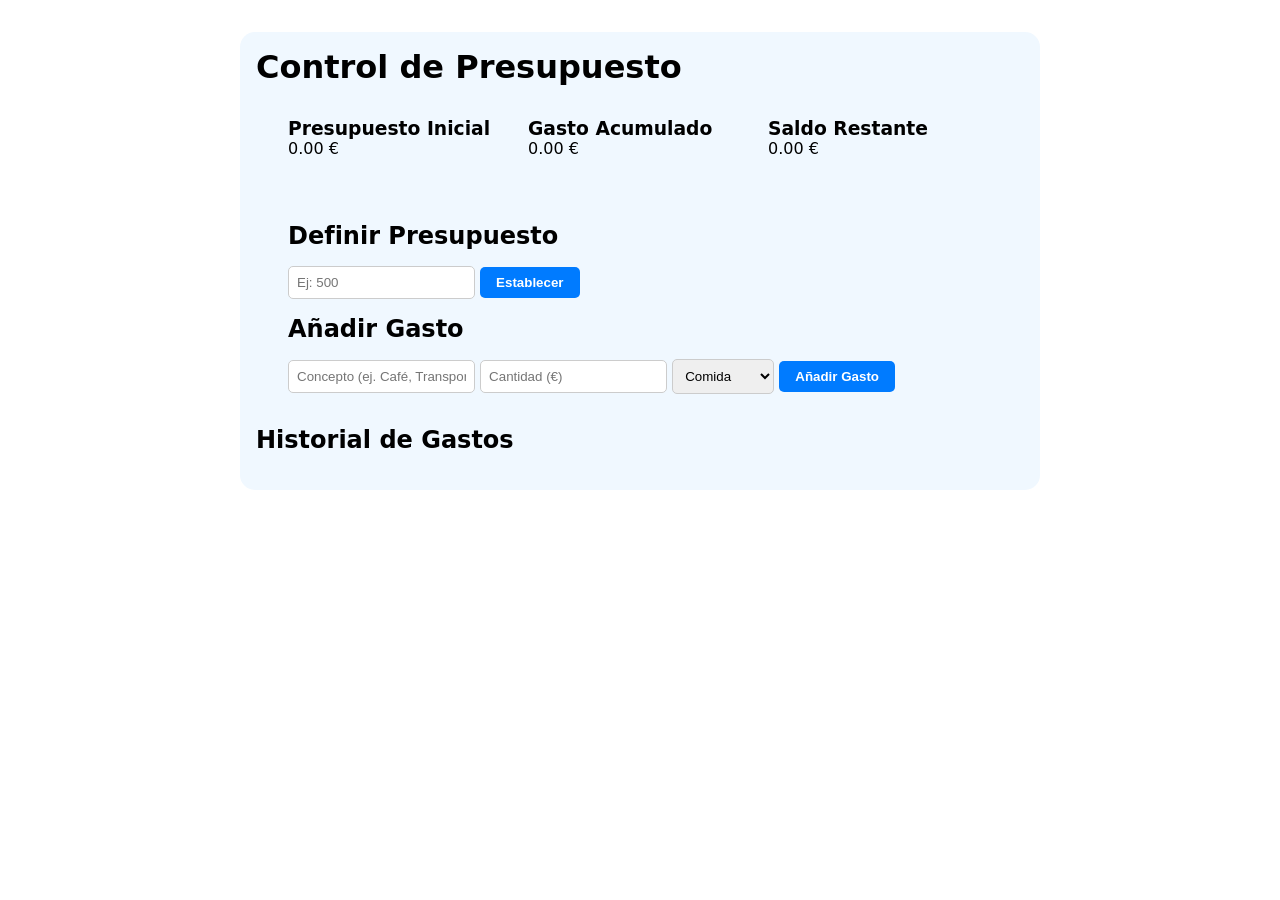
<file: 01-gestor-gastos/index.html>
<!DOCTYPE html>
<html lang="es">
<head>
    <meta charset="UTF-8">
    <meta name="viewport" content="width=device-width, initial-scale=1.0">
    <title>Gestor de Gastos</title>
    <link rel="stylesheet" href="style.css">
</head>
<body>
    <main class="contenedor">
        <h1>Control de Presupuesto</h1>
        
        <section class="panel-resumen">
            <div class="tarjeta">
                <h3>Presupuesto Inicial</h3>
                <p id="presupuesto-total">0.00 €</p>
            </div>
            <div class="tarjeta">
                <h3>Gasto Acumulado</h3>
                <p id="gasto-total">0.00 €</p>
            </div>
            <div class="tarjeta">
                <h3>Saldo Restante</h3>
                <p id="saldo-restante">0.00 €</p>
            </div>
        </section>

        <section class="formularios">
            <div class="caja-form">
                <h2>Definir Presupuesto</h2>
                <input type="number" id="input-presupuesto" placeholder="Ej: 500" min="0">
                <button id="btn-definir">Establecer</button>
            </div>

            <div class="caja-form">
                <h2>Añadir Gasto</h2>
                <input type="text" id="input-concepto" placeholder="Concepto (ej. Café, Transporte)">
                <input type="number" id="input-cantidad" placeholder="Cantidad (€)" min="0.01" step="0.01">
                <select id="select-categoria">
                    <option value="Comida">Comida</option>
                    <option value="Transporte">Transporte</option>
                    <option value="Ocio">Ocio</option>
                    <option value="Otros">Otros</option>
                </select>
                <button id="btn-agregar">Añadir Gasto</button>
            </div>
        </section>

        <section class="historial">
            <h2>Historial de Gastos</h2>
            <p id="mensaje-error" class="oculto"></p>
            <ul id="lista-gastos">
                <!-- Los elementos <li> se generarán desde app.js -->
            </ul>
        </section>
    </main>
    <script src="app.js"></script>
</body>
</html>
</file>
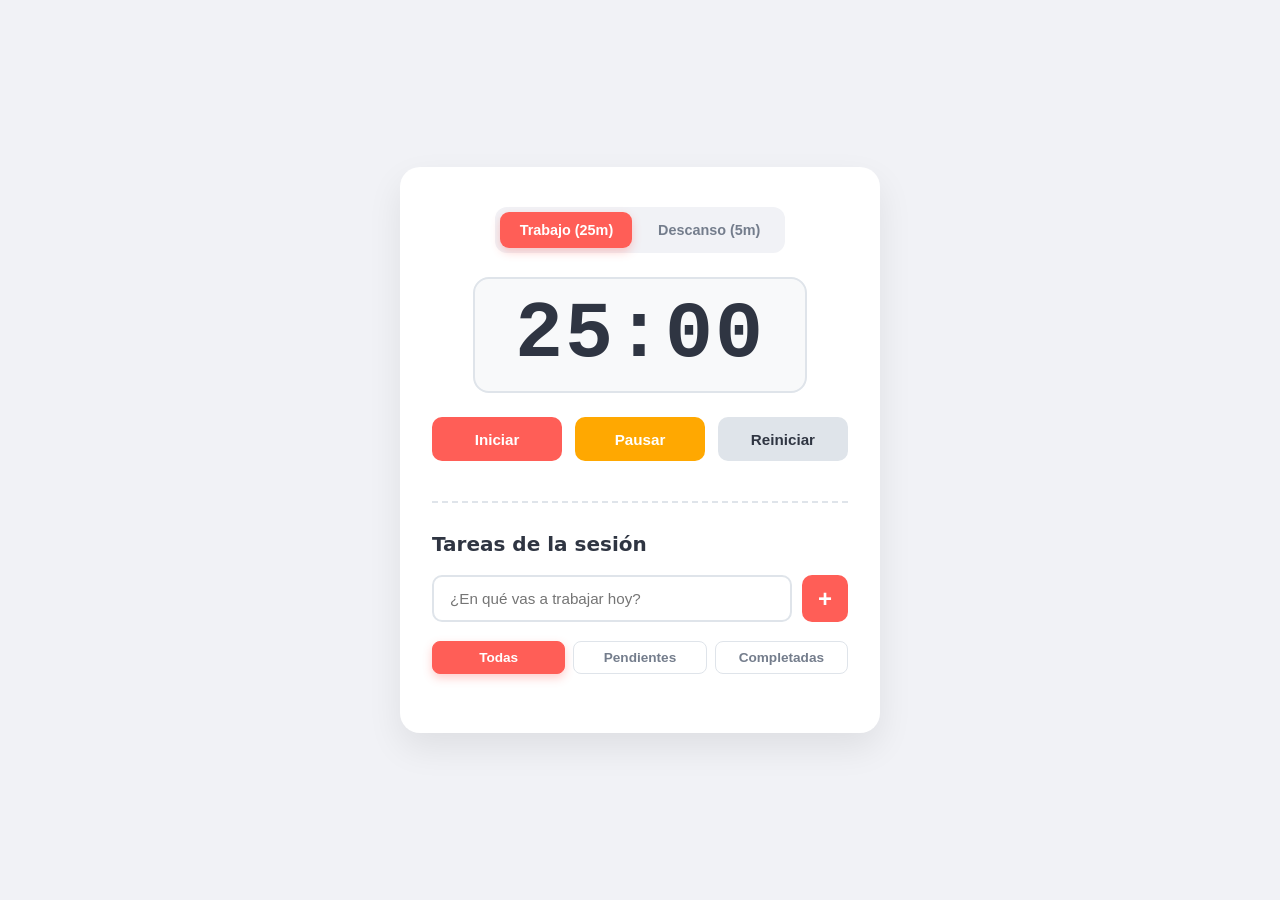
<file: 02-pomodoro-tareas/index.html>
<!DOCTYPE html>
<html lang="es">
<head>
    <meta charset="UTF-8">
    <meta name="viewport" content="width=device-width, initial-scale=1.0">
    <title>Pomodoro & Tareas</title>
    <link rel="stylesheet" href="style.css">
</head>
<body>
    <main class="app-pomodoro">
        <section class="reloj-seccion">
            <div class="selector-modo">
                <button id="modo-trabajo" class="activo" data-tiempo="25">Trabajo (25m)</button>
                <button id="modo-descanso" data-tiempo="5">Descanso (5m)</button>
            </div>
            
            <div class="display-reloj">
                <span id="minutos">25</span>:<span id="segundos">00</span>
            </div>

            <div class="controles-reloj">
                <button id="btn-iniciar">Iniciar</button>
                <button id="btn-pausar">Pausar</button>
                <button id="btn-reiniciar">Reiniciar</button>
            </div>
        </section>

        <section class="tareas-seccion">
            <h2>Tareas de la sesión</h2>
            <form id="form-tarea">
                <input type="text" id="input-tarea" placeholder="¿En qué vas a trabajar hoy?" required>
                <button type="submit" id="btn-nueva-tarea">+</button>
            </form>

            <div class="filtros">
                <button class="filtro-btn activo" data-filtro="todas">Todas</button>
                <button class="filtro-btn" data-filtro="pendientes">Pendientes</button>
                <button class="filtro-btn" data-filtro="completadas">Completadas</button>
            </div>

            <ul id="lista-tareas">
                <!-- Ejemplo de estructura que debe generar tu JS:
                <li class="tarea-item">
                    <span>Repasar eventos del DOM</span>
                    <div>
                        <button class="btn-completar">✓</button>
                        <button class="btn-borrar">✕</button>
                    </div>
                </li>
                -->
            </ul>
        </section>
    </main>
    <script src="app.js"></script>
</body>
</html>
</file>
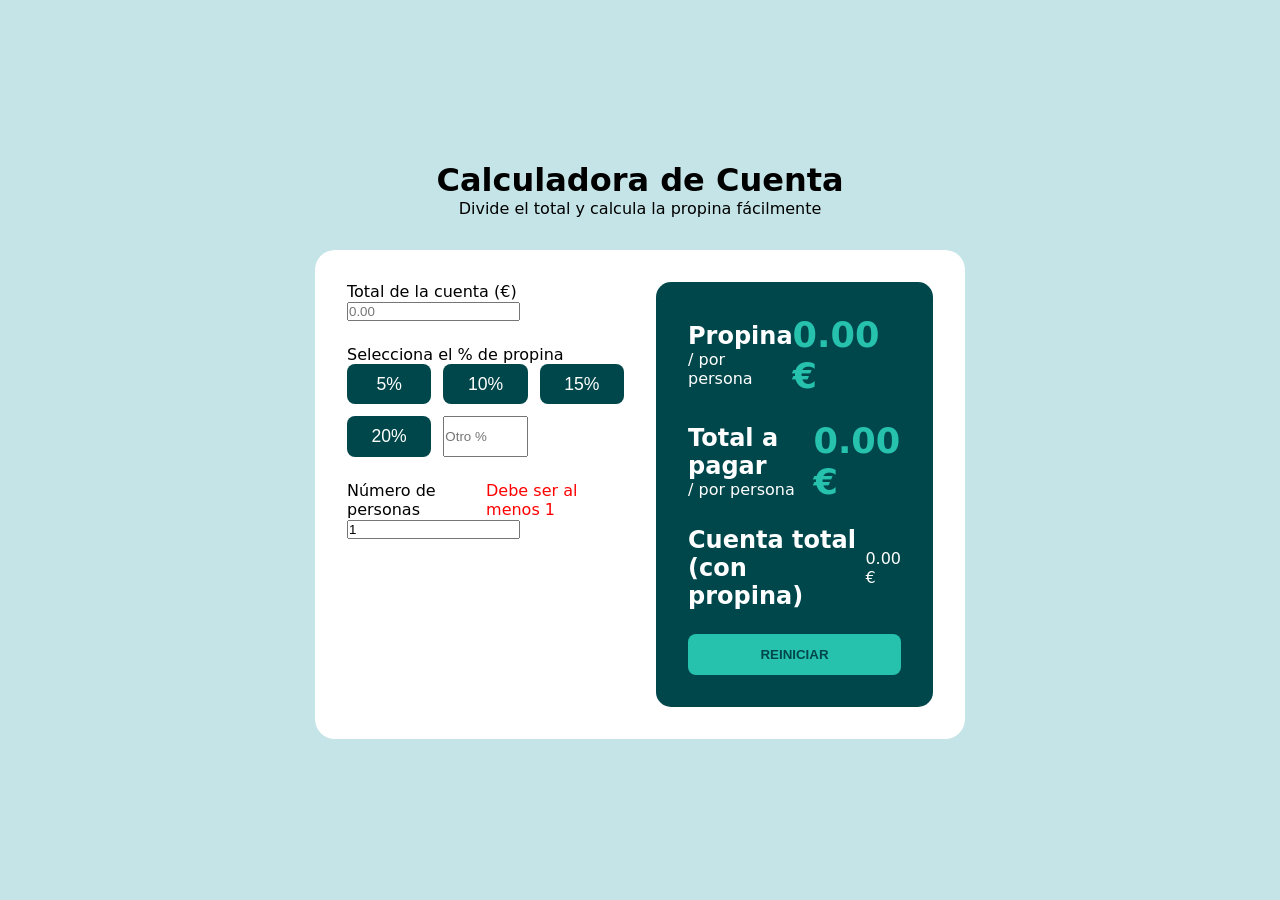
<file: calculadora-propinas/index.html>
<!DOCTYPE html>
<html lang="es">
<head>
  <meta charset="UTF-8">
  <meta name="viewport" content="width=device-width, initial-scale=1.0">
  <title>Calculadora de Propinas y Dividir Cuenta</title>
  <!-- Enlace a tu hoja de estilos CSS -->
  <link rel="stylesheet" href="style.css">
</head>
<body>

  <main class="contenedor-principal">
    <header class="cabecera">
      <h1>Calculadora de Cuenta</h1>
      <p>Divide el total y calcula la propina fácilmente</p>
    </header>

    <div class="calculadora">
      <!-- SECCIÓN DE ENTRADA DE DATOS (Inputs) -->
      <section class="panel-datos">
        
        <!-- 1. Total de la cuenta -->
        <div class="grupo-input">
          <label for="input-cuenta">Total de la cuenta (€)</label>
          <input 
            type="number" 
            id="input-cuenta" 
            placeholder="0.00" 
            min="0" 
            step="0.01"
          >
        </div>

        <!-- 2. Selección de porcentaje de propina -->
        <div class="grupo-input">
          <label>Selecciona el % de propina</label>
          <div class="botones-propina" id="contenedor-propinas">
            <!-- Usamos data-propina para leer fácilmente el valor desde JS con element.dataset.propina -->
            <button type="button" class="btn-propina" data-propina="5">5%</button>
            <button type="button" class="btn-propina" data-propina="10">10%</button>
            <button type="button" class="btn-propina" data-propina="15">15%</button>
            <button type="button" class="btn-propina" data-propina="20">20%</button>
            <input 
              type="number" 
              id="input-propina-custom" 
              placeholder="Otro %" 
              min="0" 
              max="100"
            >
          </div>
        </div>

        <!-- 3. Número de personas -->
        <div class="grupo-input">
          <div class="cabecera-label">
            <label for="input-personas">Número de personas</label>
            <!-- Mensaje de error oculto por defecto para cuando pongan 0 personas -->
            <span id="mensaje-error" class="error-oculto">Debe ser al menos 1</span>
          </div>
          <input 
            type="number" 
            id="input-personas" 
            value="1" 
            min="1" 
            step="1"
          >
        </div>

      </section>

      <!-- SECCIÓN DE RESULTADOS (Outputs) -->
      <section class="panel-resultados">
        
        <div class="fila-resultado">
          <div class="texto-resultado">
            <h2>Propina</h2>
            <span>/ por persona</span>
          </div>
          <div class="cifra-resultado" id="resultado-propina">0.00 €</div>
        </div>

        <div class="fila-resultado">
          <div class="texto-resultado">
            <h2>Total a pagar</h2>
            <span>/ por persona</span>
          </div>
          <div class="cifra-resultado" id="resultado-total">0.00 €</div>
        </div>

        <div class="fila-resultado resumen-global">
          <div class="texto-resultado">
            <h2>Cuenta total (con propina)</h2>
          </div>
          <div class="cifra-secundaria" id="resultado-cuenta-global">0.00 €</div>
        </div>

        <!-- Botón para reiniciar todo -->
        <button type="button" id="btn-reset" class="btn-reset">Reiniciar</button>

      </section>
    </div>
  </main>

  <!-- Enlace a tu archivo de lógica JavaScript -->
  <script src="script.js"></script>
</body>
</html>
</file>
<file: 01-gestor-gastos/style.css>
/* ==========================================
   RETOS DE CSS - GESTOR DE GASTOS
   ==========================================
   1. Usa variables CSS (:root) para los colores principales.
   2. Centra '.contenedor' con un max-width de 800px.
   3. Usa CSS Grid o Flexbox en '.panel-resumen' para poner las 3 tarjetas en fila.
   4. Diseña la clase '.oculto' con display: none; para el mensaje de error.
   5. Crea una clase '.alerta-roja' para cuando el saldo restante sea menor a 0.
*/

* {
    box-sizing: border-box;
    margin: 0;
    padding: 0;
}

body {
    font-family: system-ui, -apple-system, sans-serif;
    /* Empieza a escribir tus estilos aquí */
    margin-top: 2rem;
    display: flex;
    justify-content: center;
    align-items: center;
    min-height: 50vh;
}
main {
    max-width: 800px;
    width: 100%;
    padding: 1rem;
    background-color: aliceblue;
    border-radius: 15px;
}
.contenedor {
    max-width: 800px;
    width: 100%;
    margin: 0 auto;
    padding: 1rem;
}
.panel-resumen {
    display: grid;
    grid-template-columns: repeat(3, 1fr);
    gap: 1rem;
    padding: 2rem;
}

.formularios {
    display: flex;
    flex-direction: column;
    gap: 1rem;
    padding: 2rem;
}
#input-presupuesto, #input-gasto, #input-cantidad, #input-concepto, #select-categoria {
    padding: 0.5rem;
    border: 1px solid #ccc;
    border-radius: 5px;
    margin-top: 1rem;
}
#btn-definir, #eliminar{
    background-color: #007bff;
    color: #ffffff;
    font-weight: bold;
    border: none;
    padding: 0.5rem 1rem;
    border-radius: 5px;
    cursor: pointer;
}
#btn-definir:hover {
    background-color: #0056b3;
}
#btn-agregar {
    background-color: #007bff;
    color: #ffffff;
    font-weight: bold;
    border: none;
    padding: 0.5rem 1rem;
    border-radius: 5px;
    cursor: pointer;
}
#btn-agregar:hover {
    background-color: #0056b3;
}
#lista-gastos{
    margin: 20px;
}
#lista-gastos li::first-letter{
    text-transform: uppercase;
}
.oculto{
    display: none;
}
.alerta-roja{
    color: red;
    font-weight: bold;
}
</file>
<file: 02-pomodoro-tareas/style.css>
/* ==========================================
   RETOS DE CSS - POMODORO & TAREAS
   ========================================== */

:root {
    --color-primario: #ff5e57;
    --color-primario-hover: #ff3f34;
    --color-exito: #05c46b;
    --color-pausa: #ffa801;
    --color-fondo: #f1f2f6;
    --color-tarjeta: #ffffff;
    --color-texto: #2f3542;
    --color-texto-suave: #747d8c;
    --color-borde: #dfe4ea;
}

* {
    box-sizing: border-box;
    margin: 0;
    padding: 0;
}

body {
    font-family: system-ui, -apple-system, sans-serif;
    background-color: var(--color-fondo);
    color: var(--color-texto);
    min-height: 100vh;
    display: flex;
    justify-content: center;
    align-items: center;
    padding: 2rem 1rem;
}

.app-pomodoro {
    background-color: var(--color-tarjeta);
    width: 100%;
    max-width: 480px;
    border-radius: 20px;
    box-shadow: 0 15px 35px rgba(0, 0, 0, 0.08);
    padding: 2.5rem 2rem;
    display: flex;
    flex-direction: column;
    gap: 2.5rem;
}

.reloj-seccion {
    display: flex;
    flex-direction: column;
    align-items: center;
    gap: 1.5rem;
}

.selector-modo {
    display: flex;
    background-color: var(--color-fondo);
    padding: 0.35rem;
    border-radius: 12px;
    gap: 0.4rem;
}

.selector-modo button {
    border: none;
    background: transparent;
    padding: 0.6rem 1.2rem;
    border-radius: 9px;
    font-weight: 600;
    font-size: 0.9rem;
    color: var(--color-texto-suave);
    cursor: pointer;
    transition: all 0.25s ease;
}

.display-reloj {
    font-family: 'Courier New', Courier, monospace;
    font-size: 5rem;
    font-weight: 700;
    color: var(--color-texto);
    background-color: #f8f9fa;
    padding: 1rem 2.5rem;
    border-radius: 16px;
    border: 2px solid var(--color-borde);
    letter-spacing: 2px;
    line-height: 1;
}

#minutos,
#segundos {
    font-family: 'Courier New', Courier, monospace;
    font-size: 5rem;
}

.controles-reloj {
    display: flex;
    gap: 0.8rem;
    width: 100%;
    justify-content: center;
}

.controles-reloj button {
    flex: 1;
    border: none;
    padding: 0.85rem 1rem;
    border-radius: 10px;
    font-weight: 700;
    font-size: 0.95rem;
    cursor: pointer;
    transition: transform 0.1s ease, filter 0.2s ease, background-color 0.2s ease;
}

.controles-reloj button:active {
    transform: scale(0.96);
}

#btn-iniciar {
    background-color: var(--color-primario);
    color: white;
}

#btn-iniciar:hover {
    background-color: var(--color-primario-hover);
}

#btn-pausar {
    background-color: var(--color-pausa);
    color: white;
}

#btn-pausar:hover {
    filter: brightness(0.93);
}

#btn-reiniciar {
    background-color: var(--color-borde);
    color: var(--color-texto);
}

#btn-reiniciar:hover {
    background-color: #ced6e0;
}

.tareas-seccion {
    display: flex;
    flex-direction: column;
    gap: 1.2rem;
    border-top: 2px dashed var(--color-borde);
    padding-top: 1.8rem;
}

.tareas-seccion h2 {
    font-size: 1.25rem;
    font-weight: 700;
    color: var(--color-texto);
}

#form-tarea {
    display: flex;
    gap: 0.6rem;
}

#input-tarea {
    flex: 1;
    padding: 0.8rem 1rem;
    border: 2px solid var(--color-borde);
    border-radius: 10px;
    font-size: 0.95rem;
    outline: none;
    transition: border-color 0.2s ease;
}

#input-tarea:focus {
    border-color: var(--color-primario);
}

#btn-nueva-tarea {
    background-color: var(--color-primario);
    color: white;
    border: none;
    width: 46px;
    border-radius: 10px;
    font-size: 1.5rem;
    font-weight: 700;
    cursor: pointer;
    transition: background-color 0.2s ease, transform 0.1s ease;
}

#btn-nueva-tarea:hover {
    background-color: var(--color-primario-hover);
}

#btn-nueva-tarea:active {
    transform: scale(0.95);
}

.filtros {
    display: flex;
    gap: 0.5rem;
}

.filtro-btn {
    flex: 1;
    border: 1px solid var(--color-borde);
    background-color: white;
    padding: 0.5rem;
    border-radius: 8px;
    font-size: 0.85rem;
    font-weight: 600;
    color: var(--color-texto-suave);
    cursor: pointer;
    transition: all 0.2s ease;
}

.filtro-btn:hover {
    border-color: var(--color-primario);
    color: var(--color-primario);
}

.selector-modo button.activo,
.filtro-btn.activo {
    background-color: var(--color-primario);
    color: white;
    border-color: var(--color-primario);
    box-shadow: 0 4px 10px rgba(255, 94, 87, 0.3);
}

#lista-tareas {
    list-style: none;
    display: flex;
    flex-direction: column;
    gap: 0.6rem;
}

.tarea-item {
    display: flex;
    justify-content: space-between;
    align-items: center;
    background-color: #f8f9fa;
    padding: 0.85rem 1rem;
    border-radius: 10px;
    border: 1px solid var(--color-borde);
    transition: all 0.2s ease;
}

.tarea-item:hover {
    border-color: #ced6e0;
    box-shadow: 0 3px 8px rgba(0, 0, 0, 0.04);
}

.tarea-item span {
    font-size: 0.95rem;
    word-break: break-word;
    padding-right: 0.8rem;
}

.tarea-item div {
    display: flex;
    gap: 0.4rem;
}

.btn-completar,
.btn-borrar {
    border: none;
    width: 32px;
    height: 32px;
    border-radius: 8px;
    font-weight: bold;
    cursor: pointer;
    display: flex;
    align-items: center;
    justify-content: center;
    transition: all 0.2s ease;
}

.btn-completar {
    background-color: rgba(5, 196, 107, 0.15);
    color: var(--color-exito);
}

.btn-completar:hover {
    background-color: var(--color-exito);
    color: white;
}

.btn-borrar {
    background-color: rgba(255, 94, 87, 0.15);
    color: var(--color-primario);
}

.btn-borrar:hover {
    background-color: var(--color-primario);
    color: white;
}

.completada {
    text-decoration: line-through;
    opacity: 0.5;
}
</file>
<file: calculadora-propinas/style.css>
/* ==========================================================================
   HOJA DE ESTILOS (style.css)
   Escribe aquí tu código CSS para dar diseño a la calculadora.
   ========================================================================== */
*{
   box-sizing: border-box;
   margin: 0;
   padding: 0;
}

body{
font-family: system-ui, sans-serif;
background-color: #c5e4e7;
min-height: 100vh;
display: flex;
justify-content: center;
align-items: center;
}

.cabecera{
   text-align: center;
   margin-bottom: 2rem;
}

.calculadora{
   background-color: #ffffff;
   border-radius: 20px;
   padding: 2rem;
   box-shadow: 10px rgba(0, 0, 0, 0.1);
   max-width: 800px;
   width: 100%;
   display: grid;
   grid-template-columns: 1fr 1fr;
   gap: 2rem;
   @media screen {
      max-width: 650px;
   }
}

.grupo-input{
   margin-bottom: 1.5rem;
   #label{
      display: block;
      font-weight: bold;
      margin-bottom: 5px;
   }
}

input [type = "number"]{
   width: 100%;
   padding: 0.75rem;
   font-size: 1.2rem;
   border: 2px solid #e0e0e0;
   border-radius: 8px;
   text-align:right;
}

.botones-propina{
   display: grid;
   grid-template-columns: repeat(3, 1fr);
   gap: 0.75rem;
}

.btn-propina{
   background-color: #00474b;
   color: white;
   border: none;
   border-radius: 8px;
   padding: 0.6rem;
   font-size: 1.1rem;
   cursor: pointer;
}

.btn-propina:hover{
   background-color: #26c2ad;
   color: #00474b;
}

.btn.propina.activo{
   background-color: #26c2ad;
   color: #00474b;
}

.cabecera-label{
   display:flex;
   justify-content: space-between;
   #mensaje-error{
      color: red;
   }
   #error-oculto{
      display: none;
   }
}

.panel-resultados{
   background-color: #00474b;
   color: white;
   border-radius: 15px;
   padding: 2rem;
   display: flex;
   flex-direction: column;
   justify-content: space-between;
}

.fila-resultado{
   display: flex;
   justify-content: space-between;
   align-items: center;
   margin-bottom: 1.5rem;
}

.cifra-resultado{
   font-size: 2.2rem;
   font-weight: bold;
   color: #26c2ad;
   .cifra-secundaria{
      font-size: 1.4rem;
      color: #ffffff;
   }
}

.btn-reset{
   width: 100%;
   padding: 0.8rem;
   background-color: #26c2ad;
   color: #00474b;
   border: none;
   border-radius: 8px;
   font-weight: bold;
   text-transform: uppercase;
   cursor: pointer;
}

.btn-reset:hover{
   background-color: #9fe8df;
}
</file>
